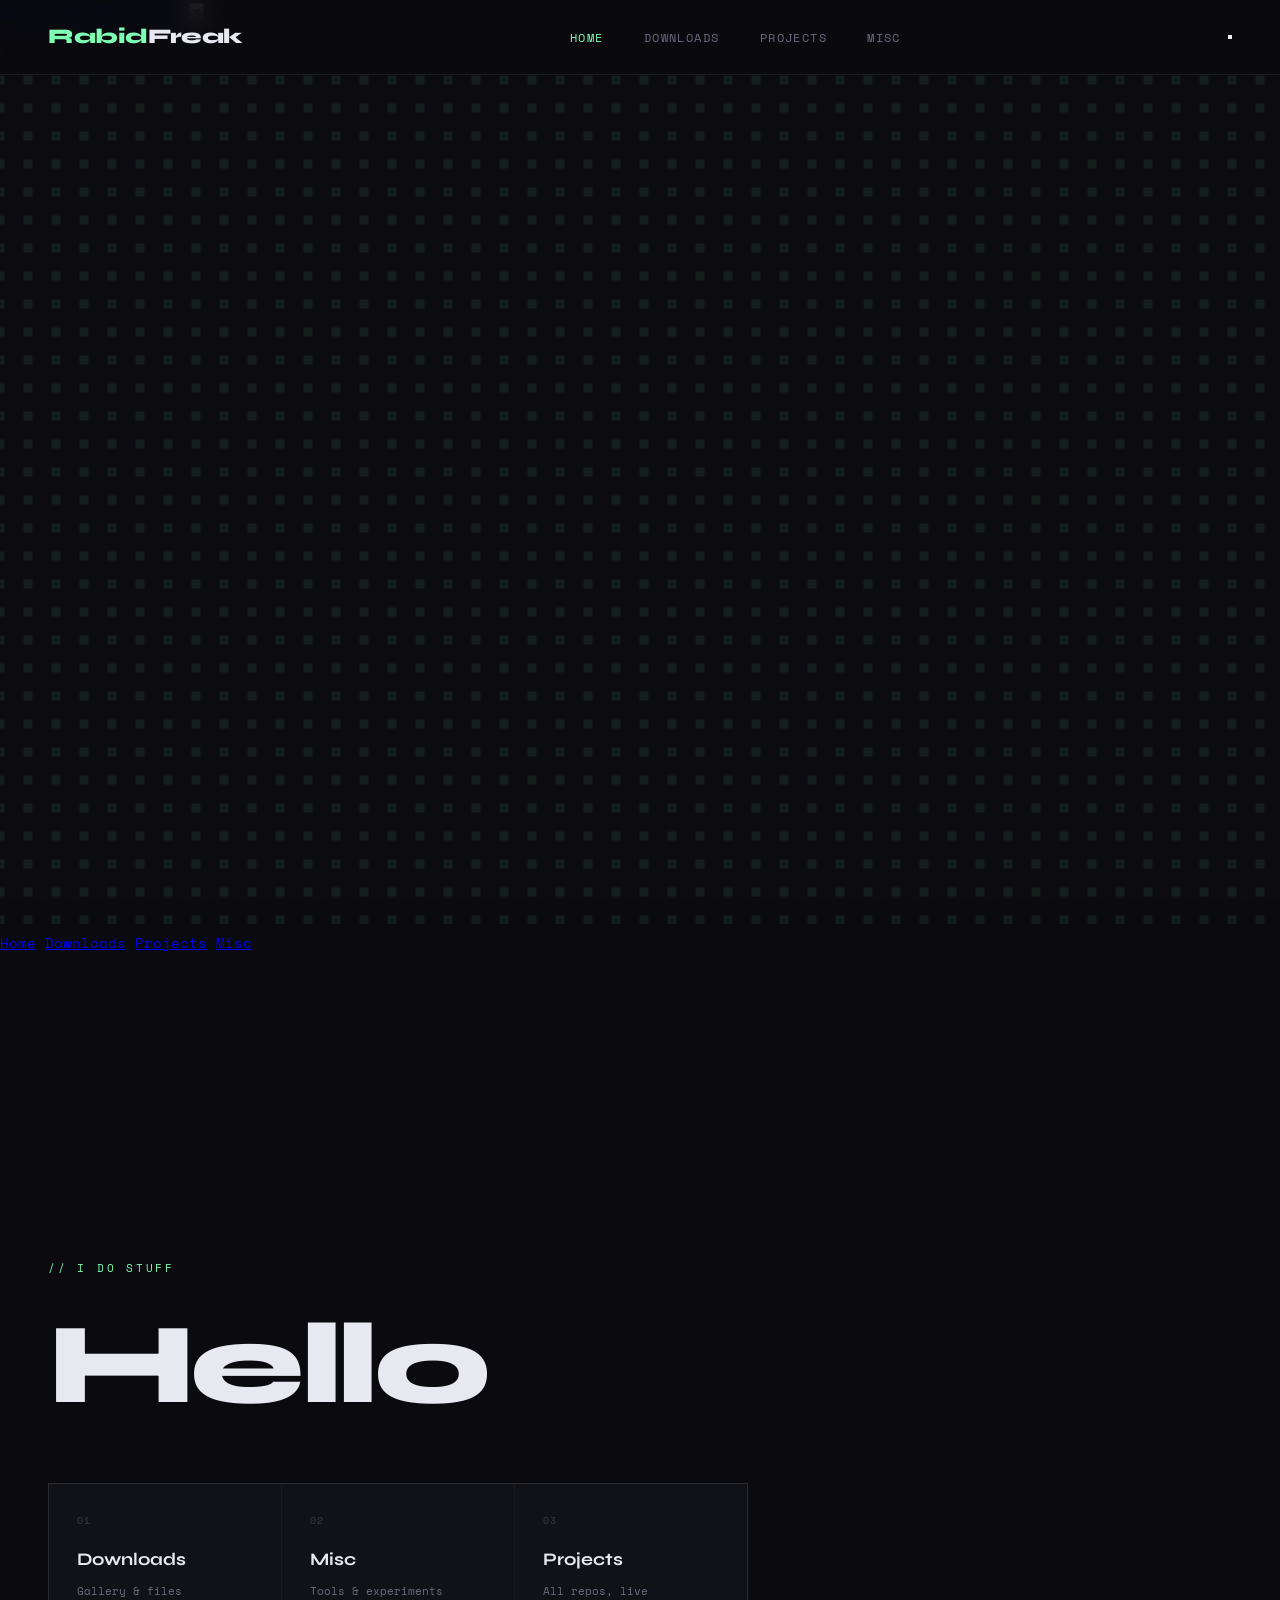
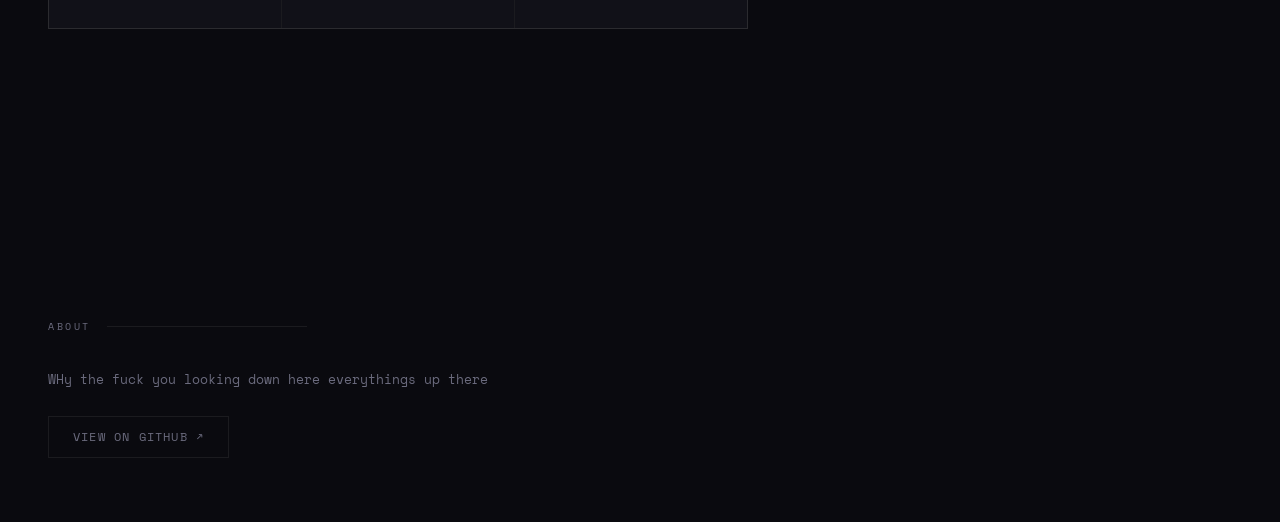
<file: index.html>
<!DOCTYPE html>
<html lang="en">
<head>
  <meta charset="UTF-8">
  <meta name="viewport" content="width=device-width, initial-scale=1.0">
  <title>The Cave</title>
  <link rel="stylesheet" href="style.css">
</head>
<body>
<div class="site-notice" id="site-notice">
 

  <div class="site-notice-actions">
    <a href="https://rabidfreak.xyz" target="_blank" rel="noopener">
      Visit rabidfreak.xyz
    </a>

    <button id="close-notice" aria-label="Close notification">
      ✕
    </button>
  </div>
</div>
  
<canvas id="hero-canvas"></canvas>

<div class="mobile-menu" id="mobile-menu">
  <a href="index.html" class="active">Home</a>
  <a href="downloads.html">Downloads</a>
  <a href="projects.html">Projects</a>
  <a href="misc.html">Misc</a>
</div>

<nav>
  <a href="index.html" class="nav-logo" id="logo-tap">Rabid<span>Freak</span></a>
  <ul class="nav-links">
    <li><a href="index.html" class="active">Home</a></li>
    <li><a href="downloads.html">Downloads</a></li>
    <li><a href="projects.html">Projects</a></li>
    <li><a href="misc.html">Misc</a></li>
  </ul>
  <button class="hamburger" id="hamburger" aria-label="Menu">
    <span></span><span></span><span></span>
  </button>
</nav>

<main>
  <section class="hero">
    <p class="hero-eyebrow">// I do stuff</p>
    <h1>
      Hello
      <span class="big-accent"></span>
    </h1>

    <div class="hero-nav-cards">
      <a href="downloads.html" class="hero-nav-card">
        <div class="num">01</div>
        <div class="title">Downloads</div>
        <div class="desc">Gallery &amp; files</div>
      </a>
      <a href="misc.html" class="hero-nav-card">
        <div class="num">02</div>
        <div class="title">Misc</div>
        <div class="desc">Tools &amp; experiments</div>
      </a>
      <a href="projects.html" class="hero-nav-card">
        <div class="num">03</div>
        <div class="title">Projects</div>
        <div class="desc">All repos, live</div>
      </a>
    </div>
  </section>

  <section class="reveal">
    <div class="section-label">About</div>
    <div style="max-width:560px;">
      <p style="font-size:13px; color:var(--muted); line-height:1.9; margin-bottom:1.5rem;">
        WHy the fuck you looking down here everythings up there
      </p>
      <a href="https://github.com/RabidFreak" target="_blank"
         style="display:inline-block; border:1px solid var(--border); padding:0.6rem 1.5rem;
                font-size:12px; letter-spacing:0.1em; text-transform:uppercase;
                color:var(--muted); text-decoration:none; transition:all 0.2s;">
        View on GitHub ↗
      </a>
    </div>
  </section>
</main>


<script>
  const reveals = document.querySelectorAll('.reveal');
  const obs = new IntersectionObserver((entries) => {
    entries.forEach(e => { if (e.isIntersecting) e.target.classList.add('visible'); });
  }, { threshold: 0.1 });
  reveals.forEach(r => obs.observe(r));

  const hamburger  = document.getElementById('hamburger');
  const mobileMenu = document.getElementById('mobile-menu');
  hamburger.addEventListener('click', () => {
    hamburger.classList.toggle('open');
    mobileMenu.classList.toggle('open');
  });
  mobileMenu.querySelectorAll('a').forEach(a => {
    a.addEventListener('click', () => {
      hamburger.classList.remove('open');
      mobileMenu.classList.remove('open');
    });
  });

  const logoEl = document.getElementById('logo-tap');
  let tapCount = 0, tapTimer = null;
  logoEl.addEventListener('click', e => {
    e.preventDefault();
    tapCount++;
    if (tapTimer) clearTimeout(tapTimer);
    if (tapCount >= 5) { tapCount = 0; window.location.href = 'passcode.html'; return; }
    tapTimer = setTimeout(() => { tapCount = 0; window.location.href = 'index.html'; }, 600);
  });

  const canvas = document.getElementById('hero-canvas');
  const ctx    = canvas.getContext('2d');
  const CELL = 28, RADIUS = 180, MAX_SCALE = 2.4, BASE_OPACITY = 0.08, HOVER_OPACITY = 0.6;
  let mouse = { x: -9999, y: -9999 }, cells = [];

  function resize() {
    canvas.width = window.innerWidth; canvas.height = window.innerHeight; buildGrid();
  }
  function buildGrid() {
    cells = [];
    const cols = Math.ceil(canvas.width / CELL) + 1;
    const rows = Math.ceil(canvas.height / CELL) + 1;
    for (let r = 0; r < rows; r++)
      for (let c = 0; c < cols; c++)
        cells.push({ x: c*CELL, y: r*CELL, scale:1, opacity:BASE_OPACITY });
  }
  const lerp = (a,b,t) => a+(b-a)*t;
  const isTouch = window.matchMedia('(hover: none)').matches;
  let ghost = { x: innerWidth/2, y: innerHeight/2 }, gTarget = { x: innerWidth/2, y: innerHeight/2 }, gTimer = 0;
  function newGhostTarget() {
    gTarget.x = 80 + Math.random()*(innerWidth-160);
    gTarget.y = 80 + Math.random()*(innerHeight-160);
    gTimer = 90 + Math.random()*90;
  }
  if (isTouch) newGhostTarget();
  function draw() {
    if (isTouch) {
      ghost.x = lerp(ghost.x, gTarget.x, 0.025); ghost.y = lerp(ghost.y, gTarget.y, 0.025);
      mouse.x = ghost.x; mouse.y = ghost.y;
      if (--gTimer <= 0) newGhostTarget();
    }
    ctx.clearRect(0, 0, canvas.width, canvas.height);
    const sq = CELL * 0.32;
    for (const cell of cells) {
      const dx = cell.x-mouse.x, dy = cell.y-mouse.y;
      const prox = Math.max(0, 1 - Math.sqrt(dx*dx+dy*dy)/RADIUS);
      cell.scale   = lerp(cell.scale,   1+(MAX_SCALE-1)*prox*prox, 0.12);
      cell.opacity = lerp(cell.opacity, BASE_OPACITY+(HOVER_OPACITY-BASE_OPACITY)*prox*prox, 0.12);
      const s = sq*cell.scale;
      ctx.globalAlpha = cell.opacity;
      ctx.fillStyle = '#7fffb2';
      ctx.fillRect(cell.x-s/2, cell.y-s/2, s, s);
    }
    ctx.globalAlpha = 1;
    requestAnimationFrame(draw);
  }
  window.addEventListener('mousemove', e => { if (!isTouch) { mouse.x=e.clientX; mouse.y=e.clientY; } });
  window.addEventListener('mouseleave', () => { if (!isTouch) { mouse.x=-9999; mouse.y=-9999; } });
  window.addEventListener('resize', resize);
  resize(); draw();
</script>
</body>
</html>
</file>
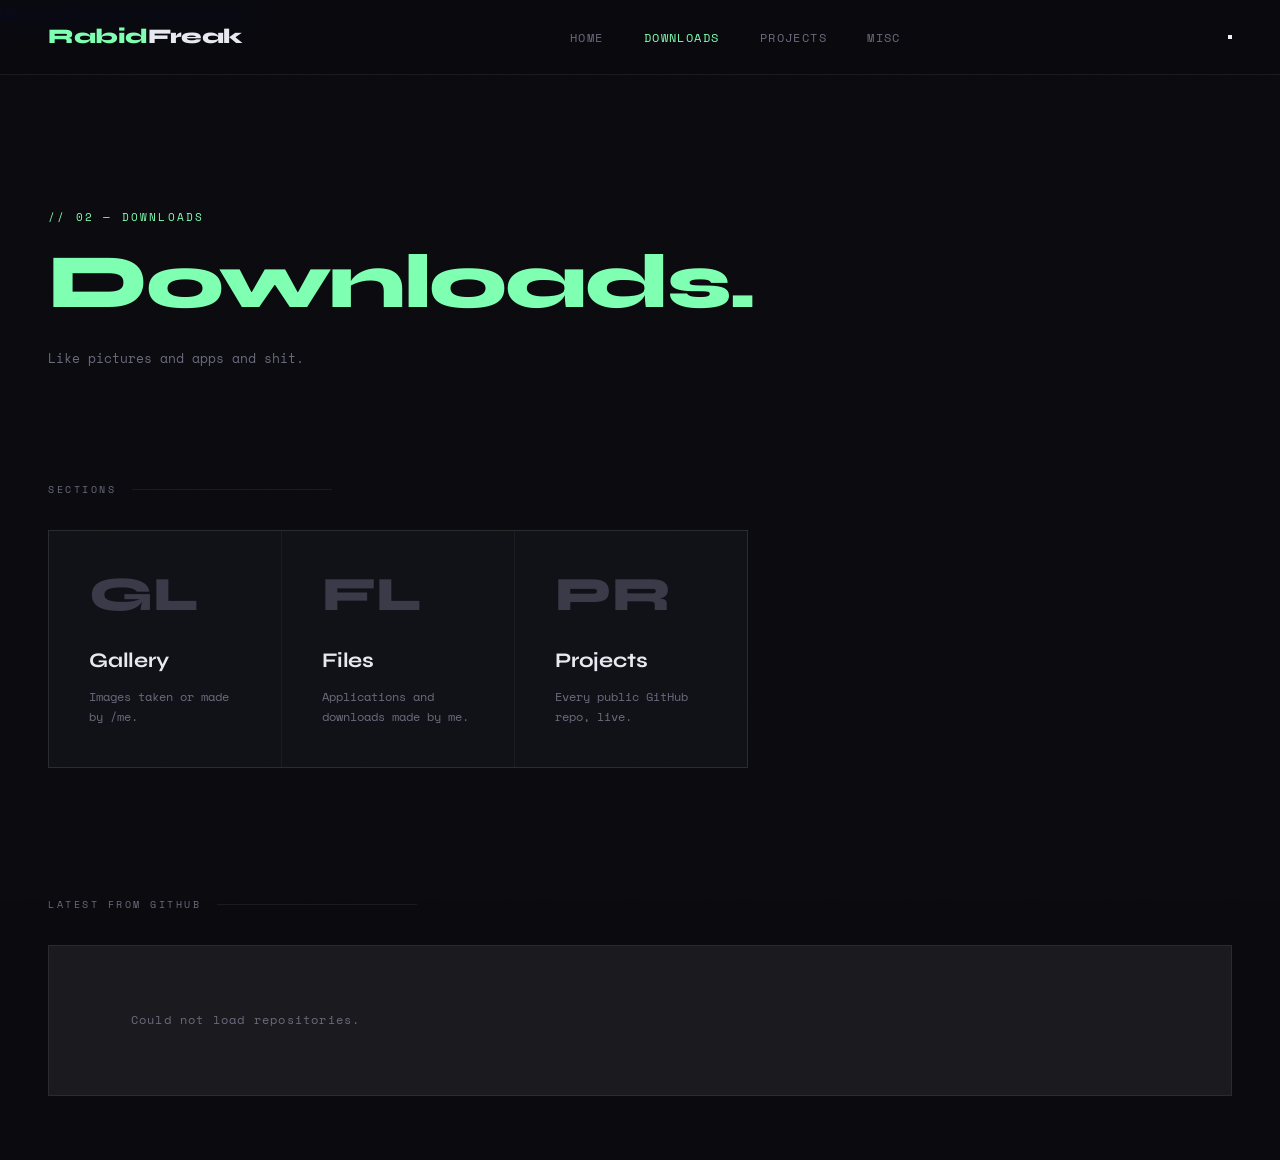
<file: downloads.html>
<!DOCTYPE html>
<html lang="en">
<head>
  <meta charset="UTF-8">
  <meta name="viewport" content="width=device-width, initial-scale=1.0">
  <title>Downloads — RabidFreak</title>
  <link rel="stylesheet" href="style.css">
</head>
<body>

<div class="mobile-menu" id="mobile-menu">
  <a href="index.html">Home</a>
  <a href="downloads.html" class="active">Downloads</a>
  <a href="projects.html">Projects</a>
  <a href="misc.html">Misc</a>
</div>

<nav>
  <a href="index.html" class="nav-logo">Rabid<span>Freak</span></a>
  <ul class="nav-links">
    <li><a href="index.html">Home</a></li>
    <li><a href="downloads.html" class="active">Downloads</a></li>
    <li><a href="projects.html">Projects</a></li>
    <li><a href="misc.html">Misc</a></li>
  </ul>
  <button class="hamburger" id="hamburger" aria-label="Menu"><span></span><span></span><span></span></button>
</nav>

<main>
  <div class="page-header reveal">
    <p class="eyebrow">// 02 — Downloads</p>
    <h1><span class="hl">Downloads.</span></h1>
    <p>Like pictures and apps and shit.</p>
  </div>

  <section class="reveal">
    <div class="section-label">Sections</div>
    <div class="downloads-grid" style="grid-template-columns: repeat(3, 1fr);">
      <a href="gallery.html" class="dl-card">
        <div class="dl-icon">GL</div>
        <h3>Gallery</h3>
        <p>Images taken or made by /me.</p>
      </a>
      <a href="files.html" class="dl-card">
        <div class="dl-icon">FL</div>
        <h3>Files</h3>
        <p>Applications and downloads made by me.</p>
      </a>
      <a href="projects.html" class="dl-card">
        <div class="dl-icon">PR</div>
        <h3>Projects</h3>
        <p>Every public GitHub repo, live.</p>
      </a>
    </div>
  </section>

  <section class="reveal">
    <div class="section-label">Latest from GitHub</div>
    <div id="latest-repos" class="repo-grid">
      <div class="loading">Fetching repos<span class="loading-dots"></span></div>
    </div>
  </section>
</main>


<script>
  const reveals = document.querySelectorAll('.reveal');
  const obs = new IntersectionObserver(entries => {
    entries.forEach(e => { if (e.isIntersecting) e.target.classList.add('visible'); });
  }, { threshold: 0.1 });
  reveals.forEach(r => obs.observe(r));

  const LANG_COLORS = {
    JavaScript:'#f7df1e',TypeScript:'#3178c6',Python:'#3572A5',HTML:'#e34c26',
    CSS:'#563d7c',Shell:'#89e051',C:'#555555','C++':'#f34b7d','C#':'#178600',
    Java:'#b07219',Go:'#00ADD8',Rust:'#dea584',Ruby:'#701516',PHP:'#4F5D95',
    Swift:'#F05138',Kotlin:'#A97BFF',Dart:'#00B4AB',
  };

  async function loadLatest() {
    try {
      const res = await fetch('https://api.github.com/users/RabidFreak/repos?sort=updated&per_page=6');
      const repos = (await res.json()).filter(r => r.name !== 'RabidFreak.github.io');
      const container = document.getElementById('latest-repos');
      if (!repos.length) { container.innerHTML = '<div class="empty">No public repositories found.</div>'; return; }
      container.innerHTML = repos.map(repo => {
        const color = LANG_COLORS[repo.language] || 'var(--accent)';
        return `<a href="${repo.html_url}" target="_blank" class="repo-card">
          <div class="repo-name">${repo.name}</div>
          <div class="repo-desc">${repo.description || 'No description provided.'}</div>
          <div class="repo-footer">
            ${repo.language ? `<span class="repo-lang"><span class="lang-dot" style="background:${color}"></span>${repo.language}</span>` : ''}
            <span>★ ${repo.stargazers_count}</span>
            <span>⑂ ${repo.forks_count}</span>
          </div></a>`;
      }).join('');
    } catch(e) {
      document.getElementById('latest-repos').innerHTML = '<div class="empty">Could not load repositories.</div>';
    }
  }
  loadLatest();
</script>

<script>
  (function() {
    var hb = document.getElementById('hamburger');
    var mm = document.getElementById('mobile-menu');
    hb.addEventListener('click', function() { hb.classList.toggle('open'); mm.classList.toggle('open'); });
    mm.querySelectorAll('a').forEach(function(a) {
      a.addEventListener('click', function() { hb.classList.remove('open'); mm.classList.remove('open'); });
    });
    var logo = document.querySelector('.nav-logo');
    var tc = 0, tt = null;
    logo.addEventListener('click', function(e) {
      e.preventDefault(); tc++;
      if (tt) clearTimeout(tt);
      if (tc >= 5) { tc = 0; window.location.href = 'passcode.html'; return; }
      tt = setTimeout(function() { tc = 0; window.location.href = 'index.html'; }, 600);
    });
  })();
</script>
</body>
</html>
</file>
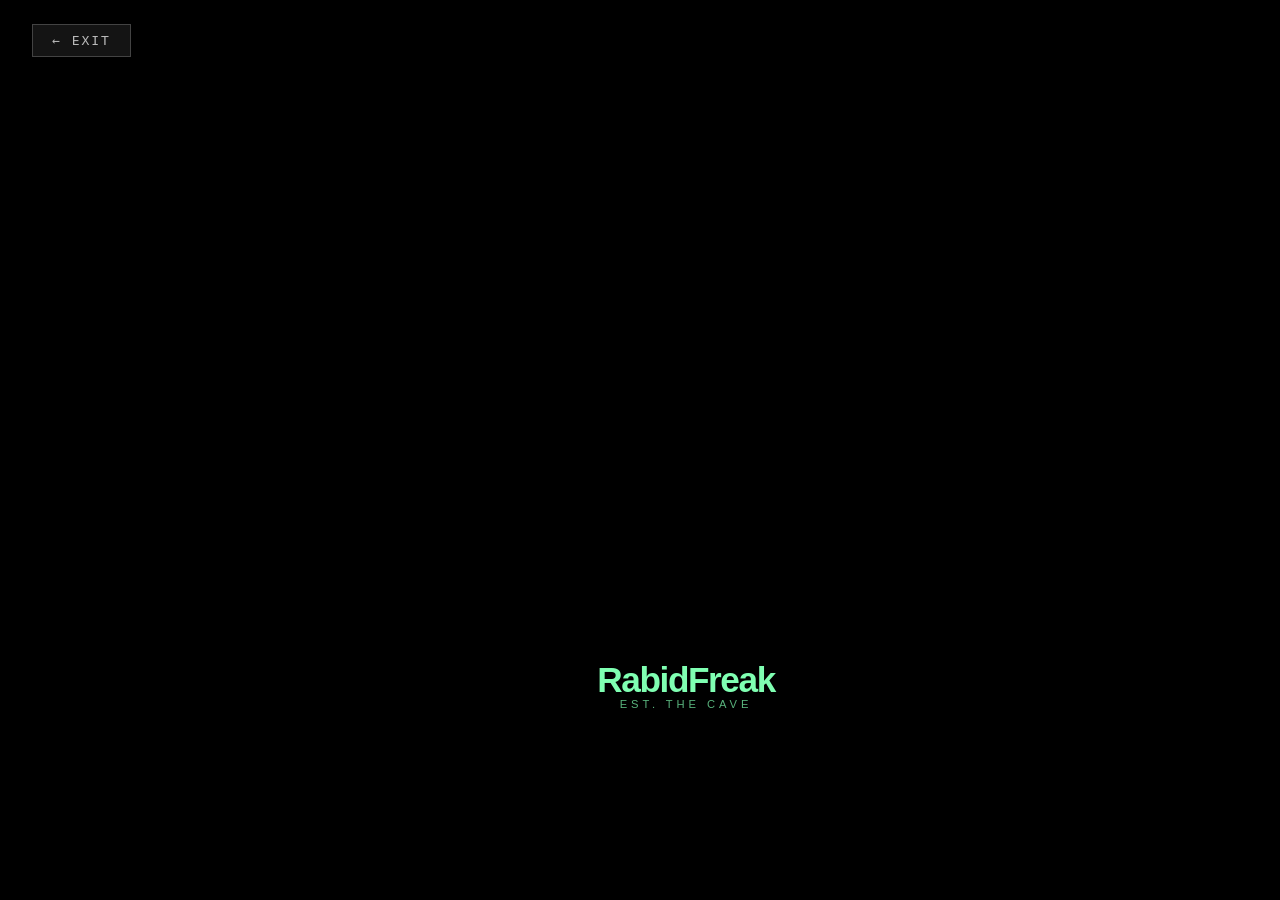
<file: dvd.html>
<!DOCTYPE html>
<html lang="en">
<head>
  <meta charset="UTF-8">
  <meta name="viewport" content="width=device-width, initial-scale=1.0">
  <title>...</title>
  <style>
    *, *::before, *::after { box-sizing: border-box; margin: 0; padding: 0; }
    body {
      background: #000;
      overflow: hidden;
      width: 100vw;
      height: 100vh;
      font-family: 'Arial Black', sans-serif;
    }

    #logo {
      position: absolute;
      user-select: none;
      line-height: 1;
      text-align: center;
      transition: color 0.3s;
    }

    #logo .top {
      font-size: 2.2rem;
      font-weight: 900;
      letter-spacing: -0.04em;
      display: block;
    }

    #logo .sub {
      font-size: 0.7rem;
      letter-spacing: 0.35em;
      text-transform: uppercase;
      opacity: 0.7;
      display: block;
      margin-top: 2px;
    }

    #corner-flash {
      position: fixed;
      bottom: 1.5rem;
      right: 2rem;
      font-size: 10px;
      letter-spacing: 0.2em;
      text-transform: uppercase;
      color: rgba(255,255,255,0.12);
      font-family: monospace;
    }

    #exit-btn {
      position: fixed;
      top: 1.5rem;
      left: 2rem;
      font-size: 13px;
      letter-spacing: 0.15em;
      text-transform: uppercase;
      color: rgba(255,255,255,0.7);
      font-family: monospace;
      background: rgba(255,255,255,0.08);
      border: 1px solid rgba(255,255,255,0.2);
      padding: 0.5rem 1.2rem;
      cursor: pointer;
      transition: color 0.2s, background 0.2s, border-color 0.2s;
    }
    #exit-btn:hover {
      color: #fff;
      background: rgba(255,255,255,0.15);
      border-color: rgba(255,255,255,0.5);
    }
  </style>
</head>
<body>

<div id="logo">
  <span class="top">RabidFreak</span>
  <span class="sub">est. the cave</span>
</div>

<div id="corner-flash"></div>
<button id="exit-btn" onclick="window.location.href='index.html'">← exit</button>

<script>
  const logo   = document.getElementById('logo');
  const flash  = document.getElementById('corner-flash');

  const COLORS = [
    '#7fffb2','#5bffe4','#ff6b6b','#ffd166',
    '#a0c4ff','#ff9ff3','#ff9f43','#48dbfb',
    '#00d2d3','#54a0ff','#5f27cd','#ff6348',
  ];

  let W = window.innerWidth;
  let H = window.innerHeight;

  // Logo size
  const LW = 220;
  const LH = 60;

  let x = Math.random() * (W - LW);
  let y = Math.random() * (H - LH);
  let dx = 2.2;
  let dy = 1.8;
  let colorIndex = 0;
  let corners = 0;

  logo.style.width  = LW + 'px';
  logo.style.height = LH + 'px';
  logo.style.color  = COLORS[colorIndex];

  window.addEventListener('resize', () => {
    W = window.innerWidth;
    H = window.innerHeight;
  });

  function setColor(i) {
    colorIndex = i % COLORS.length;
    logo.style.color = COLORS[colorIndex];
  }

  function tick() {
    x += dx;
    y += dy;

    let hitCorner = false;
    let bounced = false;

    if (x <= 0) {
      x = 0; dx = Math.abs(dx); bounced = true;
    } else if (x + LW >= W) {
      x = W - LW; dx = -Math.abs(dx); bounced = true;
    }

    if (y <= 0) {
      y = 0; dy = Math.abs(dy);
      if (bounced) hitCorner = true;
      bounced = true;
    } else if (y + LH >= H) {
      y = H - LH; dy = -Math.abs(dy);
      if (bounced) hitCorner = true;
      bounced = true;
    }

    if (bounced) setColor(colorIndex + 1);

    if (hitCorner) {
      corners++;
      flash.textContent = `corner hits: ${corners}`;
      setTimeout(() => { flash.textContent = ''; }, 1500);
    }

    logo.style.left = x + 'px';
    logo.style.top  = y + 'px';

    requestAnimationFrame(tick);
  }

  tick();
</script>
</body>
</html>
</file>
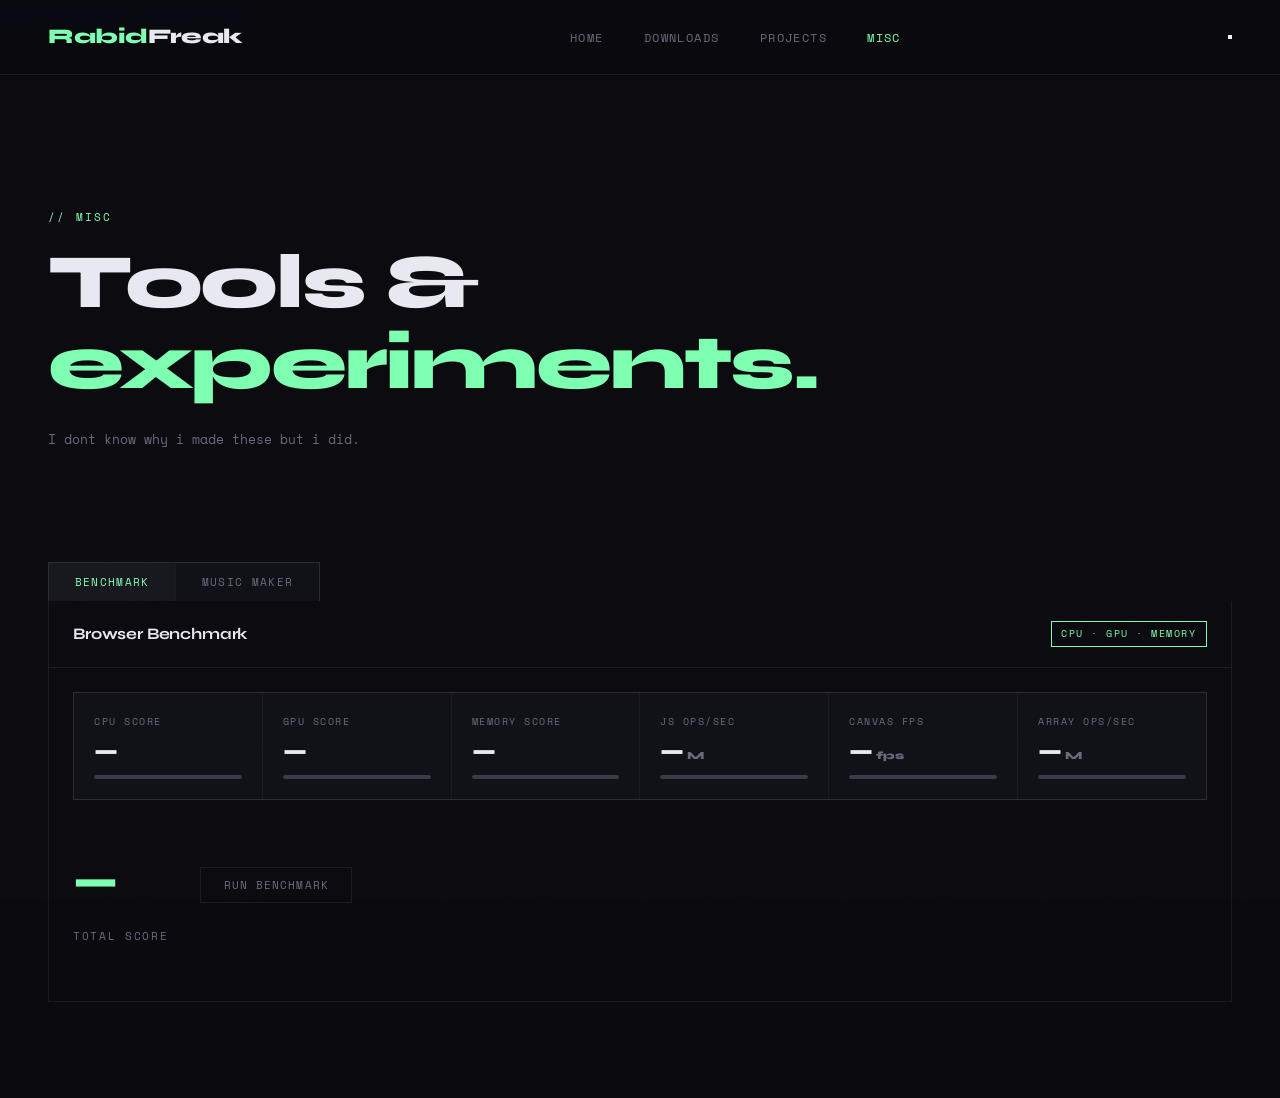
<file: misc.html>
<!DOCTYPE html>
<html lang="en">
<head>
  <meta charset="UTF-8">
  <meta name="viewport" content="width=device-width, initial-scale=1.0">
  <title>Misc — RabidFreak</title>
  <link rel="stylesheet" href="style.css">
  <style>
    .misc-tabs {
      display: flex;
      gap: 1px;
      background: var(--border);
      border: 1px solid var(--border);
      border-bottom: none;
      width: fit-content;
      margin-bottom: 0;
    }
    .misc-tab {
      background: var(--surface);
      border: none;
      color: var(--muted);
      font-family: var(--font-mono);
      font-size: 11px;
      letter-spacing: 0.12em;
      text-transform: uppercase;
      padding: 0.7rem 1.6rem;
      cursor: pointer;
      transition: color 0.2s, background 0.2s;
    }
    .misc-tab:hover { color: var(--text); background: var(--surface2); }
    .misc-tab.active { color: var(--accent); background: var(--surface2); }
    .tab-panel > .tool-section { border-top: none; }

    /* shared tool card ── */
    .tool-section {
      border: 1px solid var(--border);
      margin-bottom: 2rem;
    }
    .tool-header {
      padding: 1.2rem 1.5rem;
      border-bottom: 1px solid var(--border);
      display: flex;
      align-items: center;
      justify-content: space-between;
      gap: 1rem;
      flex-wrap: wrap;
    }
    .tool-title {
      font-family: var(--font-display);
      font-size: 1rem;
      font-weight: 700;
      letter-spacing: -0.01em;
    }
    .tool-tag {
      font-size: 10px;
      letter-spacing: 0.15em;
      text-transform: uppercase;
      color: var(--accent);
      border: 1px solid var(--accent);
      padding: 0.2rem 0.6rem;
    }
    .tool-body { padding: 1.5rem; }

    /* ── benchmark ── */
    .bench-grid {
      display: grid;
      grid-template-columns: repeat(auto-fill, minmax(180px, 1fr));
      gap: 1px;
      background: var(--border);
      border: 1px solid var(--border);
      margin-bottom: 1.5rem;
    }
    .bench-card {
      background: var(--surface);
      padding: 1.25rem;
    }
    .bench-label {
      font-size: 10px;
      letter-spacing: 0.15em;
      text-transform: uppercase;
      color: var(--muted);
      margin-bottom: 0.5rem;
    }
    .bench-value {
      font-family: var(--font-display);
      font-size: 1.6rem;
      font-weight: 800;
      color: var(--text);
      line-height: 1;
    }
    .bench-unit {
      font-size: 11px;
      color: var(--muted);
      margin-left: 3px;
    }
    .bench-bar-wrap {
      height: 4px;
      background: var(--muted2);
      margin-top: 0.75rem;
      border-radius: 2px;
      overflow: hidden;
    }
    .bench-bar {
      height: 100%;
      background: var(--accent);
      width: 0%;
      transition: width 0.6s ease;
      border-radius: 2px;
    }
    .bench-score {
      font-family: var(--font-display);
      font-size: 3rem;
      font-weight: 800;
      color: var(--accent);
      margin: 1rem 0 0.3rem;
    }
    .bench-score-label {
      font-size: 11px;
      letter-spacing: 0.15em;
      text-transform: uppercase;
      color: var(--muted);
    }
    .btn {
      background: none;
      border: 1px solid var(--border);
      color: var(--muted);
      font-family: var(--font-mono);
      font-size: 11px;
      letter-spacing: 0.1em;
      text-transform: uppercase;
      padding: 0.55rem 1.4rem;
      cursor: pointer;
      transition: all 0.2s;
    }
    .btn:hover { border-color: var(--accent); color: var(--accent); }
    .btn:disabled { opacity: 0.4; cursor: not-allowed; }
    .btn.running { border-color: var(--accent); color: var(--accent); }
    .bench-log {
      font-size: 11px;
      color: var(--muted);
      min-height: 1.4em;
      letter-spacing: 0.05em;
      margin-top: 1rem;
    }

    /* ── music maker ── */
    .mm-controls {
      display: flex;
      align-items: center;
      gap: 1rem;
      flex-wrap: wrap;
      margin-bottom: 1.25rem;
    }
    .mm-controls select {
      background: var(--surface);
      border: 1px solid var(--border);
      color: var(--text);
      font-family: var(--font-mono);
      font-size: 11px;
      padding: 0.45rem 0.75rem;
      cursor: pointer;
    }
    .mm-controls label {
      font-size: 11px;
      color: var(--muted);
      letter-spacing: 0.08em;
      text-transform: uppercase;
    }
    .mm-controls input[type=range] {
      -webkit-appearance: none;
      height: 3px;
      background: var(--muted2);
      border-radius: 2px;
      width: 120px;
      cursor: pointer;
    }
    .mm-controls input[type=range]::-webkit-slider-thumb {
      -webkit-appearance: none;
      width: 12px; height: 12px;
      border-radius: 50%;
      background: var(--accent);
    }
    .mm-controls input[type=number] {
      background: var(--surface);
      border: 1px solid var(--border);
      color: var(--text);
      font-family: var(--font-mono);
      font-size: 11px;
      padding: 0.4rem 0.5rem;
      width: 64px;
      text-align: center;
    }
    .mm-controls input[type=number]:focus { outline: 1px solid var(--accent); }

    .mm-grid-wrap {
      overflow-x: auto;
      margin-bottom: 1.25rem;
    }
    .mm-grid {
      display: grid;
      border: 1px solid var(--border);
      gap: 1px;
      background: var(--border);
      width: max-content;
      min-width: 100%;
    }
    .mm-row {
      display: flex;
      gap: 1px;
    }
    .mm-label {
      font-size: 10px;
      letter-spacing: 0.1em;
      text-transform: uppercase;
      color: var(--muted);
      background: var(--surface);
      padding: 0.45rem 0.75rem;
      display: flex;
      align-items: center;
      min-width: 80px;
    }
    .mm-cell {
      width: 32px;
      height: 32px;
      background: var(--surface);
      cursor: pointer;
      flex-shrink: 0;
      transition: background 0.1s;
      position: relative;
    }
    .mm-cell.active { background: var(--accent); }
    .mm-cell.playing { background: var(--accent2) !important; }
    .mm-cell:hover:not(.active) { background: var(--surface2); }
    .mm-beat-marker {
      position: absolute;
      top: 0; bottom: 0;
      width: 100%;
      background: rgba(255,255,255,0.05);
      pointer-events: none;
    }
    .mm-step-nums {
      display: flex;
      gap: 1px;
      margin-bottom: 2px;
      padding-left: 82px;
    }
    .mm-step-num {
      width: 32px;
      font-size: 9px;
      color: var(--muted2);
      text-align: center;
      flex-shrink: 0;
    }
  </style>
</head>
<body>

<div class="mobile-menu" id="mobile-menu">
  <a href="index.html">Home</a>
  <a href="downloads.html">Downloads</a>
  <a href="projects.html">Projects</a>
  <a href="misc.html" class="active">Misc</a>
</div>

<nav>
  <a href="index.html" class="nav-logo">Rabid<span>Freak</span></a>
  <ul class="nav-links">
    <li><a href="index.html">Home</a></li>
    <li><a href="downloads.html">Downloads</a></li>
    <li><a href="projects.html">Projects</a></li>
    <li><a href="misc.html" class="active">Misc</a></li>
  </ul>
  <button class="hamburger" id="hamburger" aria-label="Menu"><span></span><span></span><span></span></button>
</nav>

<main>
  <div class="page-header reveal">
    <p class="eyebrow">// Misc</p>
    <h1>Tools &amp; <span class="hl">experiments.</span></h1>
    <p>I dont know why i made these but i did.</p>
  </div>

  <!-- ══ TABS ══ -->
  <section>
    <div class="misc-tabs" id="misc-tabs">
      <button class="misc-tab active" data-tab="benchmark">Benchmark</button>
      <button class="misc-tab" data-tab="music">Music Maker</button>
    </div>

    <!-- BENCHMARK -->
    <div class="tab-panel" id="tab-benchmark">
      <div class="tool-section">
        <div class="tool-header">
          <span class="tool-title">Browser Benchmark</span>
          <span class="tool-tag">CPU · GPU · Memory</span>
        </div>
        <div class="tool-body">
          <div class="bench-grid" id="bench-grid">
            <div class="bench-card">
              <div class="bench-label">CPU Score</div>
              <div class="bench-value" id="b-cpu">—<span class="bench-unit"></span></div>
              <div class="bench-bar-wrap"><div class="bench-bar" id="b-cpu-bar"></div></div>
            </div>
            <div class="bench-card">
              <div class="bench-label">GPU Score</div>
              <div class="bench-value" id="b-gpu">—<span class="bench-unit"></span></div>
              <div class="bench-bar-wrap"><div class="bench-bar" id="b-gpu-bar"></div></div>
            </div>
            <div class="bench-card">
              <div class="bench-label">Memory Score</div>
              <div class="bench-value" id="b-mem">—<span class="bench-unit"></span></div>
              <div class="bench-bar-wrap"><div class="bench-bar" id="b-mem-bar"></div></div>
            </div>
            <div class="bench-card">
              <div class="bench-label">JS Ops/sec</div>
              <div class="bench-value" id="b-ops">—<span class="bench-unit">M</span></div>
              <div class="bench-bar-wrap"><div class="bench-bar" id="b-ops-bar"></div></div>
            </div>
            <div class="bench-card">
              <div class="bench-label">Canvas FPS</div>
              <div class="bench-value" id="b-fps">—<span class="bench-unit">fps</span></div>
              <div class="bench-bar-wrap"><div class="bench-bar" id="b-fps-bar"></div></div>
            </div>
            <div class="bench-card">
              <div class="bench-label">Array Ops/sec</div>
              <div class="bench-value" id="b-arr">—<span class="bench-unit">M</span></div>
              <div class="bench-bar-wrap"><div class="bench-bar" id="b-arr-bar"></div></div>
            </div>
          </div>
          <div style="display:flex; align-items:center; gap:2rem; flex-wrap:wrap;">
            <div>
              <div class="bench-score" id="b-total">—</div>
              <div class="bench-score-label">Total Score</div>
            </div>
            <button class="btn" id="bench-btn" onclick="runBenchmark()">Run Benchmark</button>
          </div>
          <div class="bench-log" id="bench-log"></div>
        </div>
      </div>
    </div>

    <!-- MUSIC MAKER -->
    <div class="tab-panel" id="tab-music" style="display:none;">
      <div class="tool-section">
        <div class="tool-header">
          <span class="tool-title">Step Sequencer</span>
          <span class="tool-tag">16 steps · 8 instruments</span>
        </div>
        <div class="tool-body">
          <div class="mm-controls">
            <button class="btn" id="mm-play">▶ Play</button>
            <button class="btn" id="mm-clear">Clear</button>
            <label>Tempo</label>
            <input type="range" id="mm-tempo-slider" min="40" max="220" value="120">
            <input type="number" id="mm-tempo-num" min="40" max="220" value="120">
            <span style="font-size:11px; color:var(--muted);">BPM</span>
          </div>
          <div class="mm-step-nums" id="mm-step-nums"></div>
          <div class="mm-grid-wrap">
            <div class="mm-grid" id="mm-grid"></div>
          </div>
        </div>
      </div>
    </div>
  </section>
</main>


<script>
  // ── Nav ──
  (function() {
    var hb = document.getElementById('hamburger');
    var mm = document.getElementById('mobile-menu');
    hb.addEventListener('click', function() { hb.classList.toggle('open'); mm.classList.toggle('open'); });
    mm.querySelectorAll('a').forEach(function(a) {
      a.addEventListener('click', function() { hb.classList.remove('open'); mm.classList.remove('open'); });
    });
    var logo = document.querySelector('.nav-logo');
    var tc = 0, tt = null;
    logo.addEventListener('click', function(e) {
      e.preventDefault(); tc++;
      if (tt) clearTimeout(tt);
      if (tc >= 5) { tc = 0; window.location.href = 'passcode.html'; return; }
      tt = setTimeout(function() { tc = 0; window.location.href = 'index.html'; }, 600);
    });
  })();

  // ── Reveal ──
  const reveals = document.querySelectorAll('.reveal');
  const obs = new IntersectionObserver(entries => {
    entries.forEach(e => { if (e.isIntersecting) e.target.classList.add('visible'); });
  }, { threshold: 0.1 });
  reveals.forEach(r => obs.observe(r));

  // ── Tabs ──
  document.querySelectorAll('.misc-tab').forEach(tab => {
    tab.addEventListener('click', () => {
      document.querySelectorAll('.misc-tab').forEach(t => t.classList.remove('active'));
      document.querySelectorAll('.tab-panel').forEach(p => p.style.display = 'none');
      tab.classList.add('active');
      document.getElementById('tab-' + tab.dataset.tab).style.display = 'block';
    });
  });

  // ════════════════════════════════════════
  // BENCHMARK
  // ════════════════════════════════════════
  function setCard(id, barId, value, max, label) {
    document.getElementById(id).childNodes[0].textContent = value;
    const pct = Math.min(100, (value / max) * 100);
    setTimeout(() => { document.getElementById(barId).style.width = pct + '%'; }, 100);
  }

  function log(msg) { document.getElementById('bench-log').textContent = msg; }

  async function runBenchmark() {
    const btn = document.getElementById('bench-btn');
    btn.disabled = true; btn.classList.add('running'); btn.textContent = 'Running...';
    document.getElementById('b-total').textContent = '—';
    ['b-cpu-bar','b-gpu-bar','b-mem-bar','b-ops-bar','b-fps-bar','b-arr-bar'].forEach(id => {
      document.getElementById(id).style.width = '0%';
    });

    await sleep(50);

    // 1. CPU — prime sieve
    log('Testing CPU...');
    await sleep(20);
    const cpuStart = performance.now();
    let primes = 0;
    const sieve = new Uint8Array(500000);
    for (let i = 2; i < 500000; i++) {
      if (!sieve[i]) {
        primes++;
        for (let j = i*2; j < 500000; j += i) sieve[j] = 1;
      }
    }
    const cpuMs = performance.now() - cpuStart;
    const cpuScore = Math.round(Math.max(0, 1000 - cpuMs * 1.5));
    setCard('b-cpu', 'b-cpu-bar', cpuScore, 1000, 'CPU');
    await sleep(20);

    // 2. JS Ops/sec
    log('Testing JS throughput...');
    await sleep(20);
    const opsStart = performance.now();
    let x = 0;
    for (let i = 0; i < 50_000_000; i++) x += Math.sqrt(i) * Math.sin(i);
    const opsMs = performance.now() - opsStart;
    const opsM = Math.round(50 / (opsMs / 1000));
    setCard('b-ops', 'b-ops-bar', opsM, 300, 'Ops');
    await sleep(20);

    // 3. Memory — large array alloc & fill
    log('Testing memory...');
    await sleep(20);
    const memStart = performance.now();
    const arr = new Float64Array(2_000_000);
    for (let i = 0; i < arr.length; i++) arr[i] = Math.random();
    let sum = 0; for (let i = 0; i < arr.length; i++) sum += arr[i];
    const memMs = performance.now() - memStart;
    const memScore = Math.round(Math.max(0, 1000 - memMs * 2));
    setCard('b-mem', 'b-mem-bar', memScore, 1000, 'Mem');
    await sleep(20);

    // 4. Array ops
    log('Testing array ops...');
    await sleep(20);
    const arrStart = performance.now();
    const a = Array.from({length: 200_000}, (_,i) => i);
    a.sort(() => Math.random() - 0.5);
    a.filter(n => n % 2).map(n => n * 2).reduce((a,b) => a+b, 0);
    const arrMs = performance.now() - arrStart;
    const arrM = Math.round(0.2 / (arrMs / 1000));
    setCard('b-arr', 'b-arr-bar', arrM, 20, 'Arr');
    await sleep(20);

    // 5. GPU — canvas stress test
    log('Testing GPU/Canvas...');
    await sleep(20);
    const cvs = document.createElement('canvas');
    cvs.width = 800; cvs.height = 600;
    const gctx = cvs.getContext('2d');
    let frames = 0;
    const gpuStart = performance.now();
    while (performance.now() - gpuStart < 800) {
      gctx.clearRect(0,0,800,600);
      for (let i = 0; i < 300; i++) {
        gctx.beginPath();
        gctx.arc(Math.random()*800, Math.random()*600, Math.random()*30+2, 0, Math.PI*2);
        gctx.fillStyle = `hsl(${Math.random()*360},70%,50%)`;
        gctx.fill();
      }
      frames++;
    }
    const gpuFps = Math.round(frames / 0.8);
    const gpuScore = Math.round(Math.min(1000, gpuFps * 4));
    setCard('b-gpu', 'b-gpu-bar', gpuScore, 1000, 'GPU');
    setCard('b-fps', 'b-fps-bar', gpuFps, 250, 'FPS');
    await sleep(20);

    // Total score
    const total = Math.round((cpuScore + gpuScore + memScore + Math.min(1000,opsM*3) + Math.min(1000,arrM*50)) / 5);
    document.getElementById('b-total').textContent = total;
    log(`Done — ${primes} primes found, canvas: ${gpuFps} fps, memory sum: ${Math.round(sum)}`);
    btn.disabled = false; btn.classList.remove('running'); btn.textContent = 'Run Again';
  }

  function sleep(ms) { return new Promise(r => setTimeout(r, ms)); }

  // ════════════════════════════════════════
  // MUSIC MAKER
  // ════════════════════════════════════════
  const STEPS    = 16;
  const INSTRUMENTS = ['kick','snare','hihat','openhat','clap','bass','lead','pad'];
  const INST_LABELS = {
    kick:'Kick', snare:'Snare', hihat:'Hi-Hat', openhat:'Open Hat',
    clap:'Clap', bass:'Bass', lead:'Lead', pad:'Pad'
  };

  // grid state: instrument → array of 16 booleans
  const grid = {};
  INSTRUMENTS.forEach(inst => { grid[inst] = new Array(STEPS).fill(false); });

  let audioCtx = null;
  let playing   = false;
  let currentStep = -1;
  let tempo     = 120;
  let scheduleId = null;
  let nextStepTime = 0;
  let step      = 0;

  // Build step number row
  const numRow = document.getElementById('mm-step-nums');
  for (let s = 0; s < STEPS; s++) {
    const n = document.createElement('div');
    n.className = 'mm-step-num';
    n.textContent = s + 1;
    numRow.appendChild(n);
  }

  // Build grid rows
  const gridEl = document.getElementById('mm-grid');
  INSTRUMENTS.forEach(inst => {
    const row = document.createElement('div');
    row.className = 'mm-row';
    const lbl = document.createElement('div');
    lbl.className = 'mm-label';
    lbl.textContent = INST_LABELS[inst];
    row.appendChild(lbl);
    for (let s = 0; s < STEPS; s++) {
      const cell = document.createElement('div');
      cell.className = 'mm-cell';
      if (s % 4 === 0) {
        const marker = document.createElement('div');
        marker.className = 'mm-beat-marker';
        cell.appendChild(marker);
      }
      cell.dataset.inst = inst;
      cell.dataset.step = s;
      cell.addEventListener('click', () => {
        grid[inst][s] = !grid[inst][s];
        cell.classList.toggle('active', grid[inst][s]);
      });
      row.appendChild(cell);
    }
    gridEl.appendChild(row);
  });

  function getCell(inst, step) {
    return gridEl.querySelector(`.mm-cell[data-inst="${inst}"][data-step="${step}"]`);
  }

  function clearPlayhead() {
    document.querySelectorAll('.mm-cell.playing').forEach(c => {
      const inst = c.dataset.inst;
      const s    = parseInt(c.dataset.step);
      c.classList.toggle('active', grid[inst][s]);
      c.classList.remove('playing');
    });
  }

  function showPlayhead(s) {
    clearPlayhead();
    INSTRUMENTS.forEach(inst => {
      const cell = getCell(inst, s);
      if (cell) cell.classList.add('playing');
    });
  }

  // Audio synthesis
  function getAudio() {
    if (!audioCtx) audioCtx = new (window.AudioContext || window.webkitAudioContext)();
    return audioCtx;
  }

  function playSound(inst, time) {
    const ac = getAudio();
    const master = ac.createGain();
    master.gain.value = 0.7;
    master.connect(ac.destination);

    const now = time || ac.currentTime;

    if (inst === 'kick') {
      const osc = ac.createOscillator();
      const env = ac.createGain();
      osc.connect(env); env.connect(master);
      osc.frequency.setValueAtTime(150, now);
      osc.frequency.exponentialRampToValueAtTime(0.01, now + 0.5);
      env.gain.setValueAtTime(1, now);
      env.gain.exponentialRampToValueAtTime(0.01, now + 0.5);
      osc.start(now); osc.stop(now + 0.5);
    } else if (inst === 'snare') {
      const buf = ac.createBuffer(1, ac.sampleRate * 0.2, ac.sampleRate);
      const data = buf.getChannelData(0);
      for (let i = 0; i < data.length; i++) data[i] = (Math.random()*2-1) * Math.exp(-i/3000);
      const src = ac.createBufferSource();
      const flt = ac.createBiquadFilter();
      flt.type = 'highpass'; flt.frequency.value = 1000;
      src.buffer = buf; src.connect(flt); flt.connect(master);
      src.start(now);
    } else if (inst === 'hihat') {
      const buf = ac.createBuffer(1, ac.sampleRate * 0.05, ac.sampleRate);
      const data = buf.getChannelData(0);
      for (let i = 0; i < data.length; i++) data[i] = (Math.random()*2-1) * Math.exp(-i/500);
      const src = ac.createBufferSource();
      const flt = ac.createBiquadFilter();
      flt.type = 'highpass'; flt.frequency.value = 8000;
      src.buffer = buf; src.connect(flt); flt.connect(master);
      src.start(now);
    } else if (inst === 'openhat') {
      const buf = ac.createBuffer(1, ac.sampleRate * 0.3, ac.sampleRate);
      const data = buf.getChannelData(0);
      for (let i = 0; i < data.length; i++) data[i] = (Math.random()*2-1) * Math.exp(-i/8000);
      const src = ac.createBufferSource();
      const flt = ac.createBiquadFilter();
      flt.type = 'highpass'; flt.frequency.value = 6000;
      src.buffer = buf; src.connect(flt); flt.connect(master);
      src.start(now);
    } else if (inst === 'clap') {
      for (let rep = 0; rep < 3; rep++) {
        const buf = ac.createBuffer(1, ac.sampleRate * 0.05, ac.sampleRate);
        const data = buf.getChannelData(0);
        for (let i = 0; i < data.length; i++) data[i] = (Math.random()*2-1) * Math.exp(-i/1000);
        const src = ac.createBufferSource();
        src.buffer = buf; src.connect(master);
        src.start(now + rep * 0.012);
      }
    } else if (inst === 'bass') {
      const osc = ac.createOscillator();
      const env = ac.createGain();
      osc.type = 'sawtooth';
      osc.frequency.value = 80;
      const flt = ac.createBiquadFilter();
      flt.type = 'lowpass'; flt.frequency.value = 400;
      osc.connect(flt); flt.connect(env); env.connect(master);
      env.gain.setValueAtTime(1, now);
      env.gain.exponentialRampToValueAtTime(0.01, now + 0.3);
      osc.start(now); osc.stop(now + 0.3);
    } else if (inst === 'lead') {
      const osc = ac.createOscillator();
      const env = ac.createGain();
      osc.type = 'square';
      osc.frequency.value = 440;
      osc.connect(env); env.connect(master);
      env.gain.setValueAtTime(0.5, now);
      env.gain.exponentialRampToValueAtTime(0.01, now + 0.2);
      osc.start(now); osc.stop(now + 0.2);
    } else if (inst === 'pad') {
      const freqs = [220, 277, 330];
      freqs.forEach(freq => {
        const osc = ac.createOscillator();
        const env = ac.createGain();
        osc.type = 'sine'; osc.frequency.value = freq;
        osc.connect(env); env.connect(master);
        env.gain.setValueAtTime(0.15, now);
        env.gain.exponentialRampToValueAtTime(0.01, now + 0.6);
        osc.start(now); osc.stop(now + 0.6);
      });
    }
  }

  // Scheduler
  function scheduler() {
    const ac = getAudio();
    const secPerStep = (60 / tempo) / 4;

    while (nextStepTime < ac.currentTime + 0.1) {
      const s = step % STEPS;
      // Play active cells
      INSTRUMENTS.forEach(inst => {
        if (grid[inst][s]) playSound(inst, nextStepTime);
      });
      // Update UI on next frame
      const capturedStep = s;
      const delay = (nextStepTime - ac.currentTime) * 1000;
      setTimeout(() => showPlayhead(capturedStep), Math.max(0, delay));
      nextStepTime += secPerStep;
      step++;
    }
    scheduleId = setTimeout(scheduler, 25);
  }

  function startSeq() {
    const ac = getAudio();
    if (ac.state === 'suspended') ac.resume();
    step = 0;
    nextStepTime = ac.currentTime + 0.05;
    scheduler();
  }

  function stopSeq() {
    if (scheduleId) clearTimeout(scheduleId);
    clearPlayhead();
  }

  document.getElementById('mm-play').addEventListener('click', () => {
    playing = !playing;
    document.getElementById('mm-play').textContent = playing ? '■ Stop' : '▶ Play';
    if (playing) startSeq(); else stopSeq();
  });

  document.getElementById('mm-clear').addEventListener('click', () => {
    INSTRUMENTS.forEach(inst => {
      grid[inst].fill(false);
      for (let s = 0; s < STEPS; s++) {
        const cell = getCell(inst, s);
        if (cell) { cell.classList.remove('active'); cell.classList.remove('playing'); }
      }
    });
  });

  // Tempo sync between slider and number input
  const tempoSlider = document.getElementById('mm-tempo-slider');
  const tempoNum    = document.getElementById('mm-tempo-num');

  tempoSlider.addEventListener('input', () => {
    tempo = parseInt(tempoSlider.value);
    tempoNum.value = tempo;
  });
  tempoNum.addEventListener('input', () => {
    let v = parseInt(tempoNum.value);
    if (isNaN(v)) return;
    v = Math.max(40, Math.min(220, v));
    tempo = v;
    tempoSlider.value = v;
  });
</script>
</body>
</html>
</file>
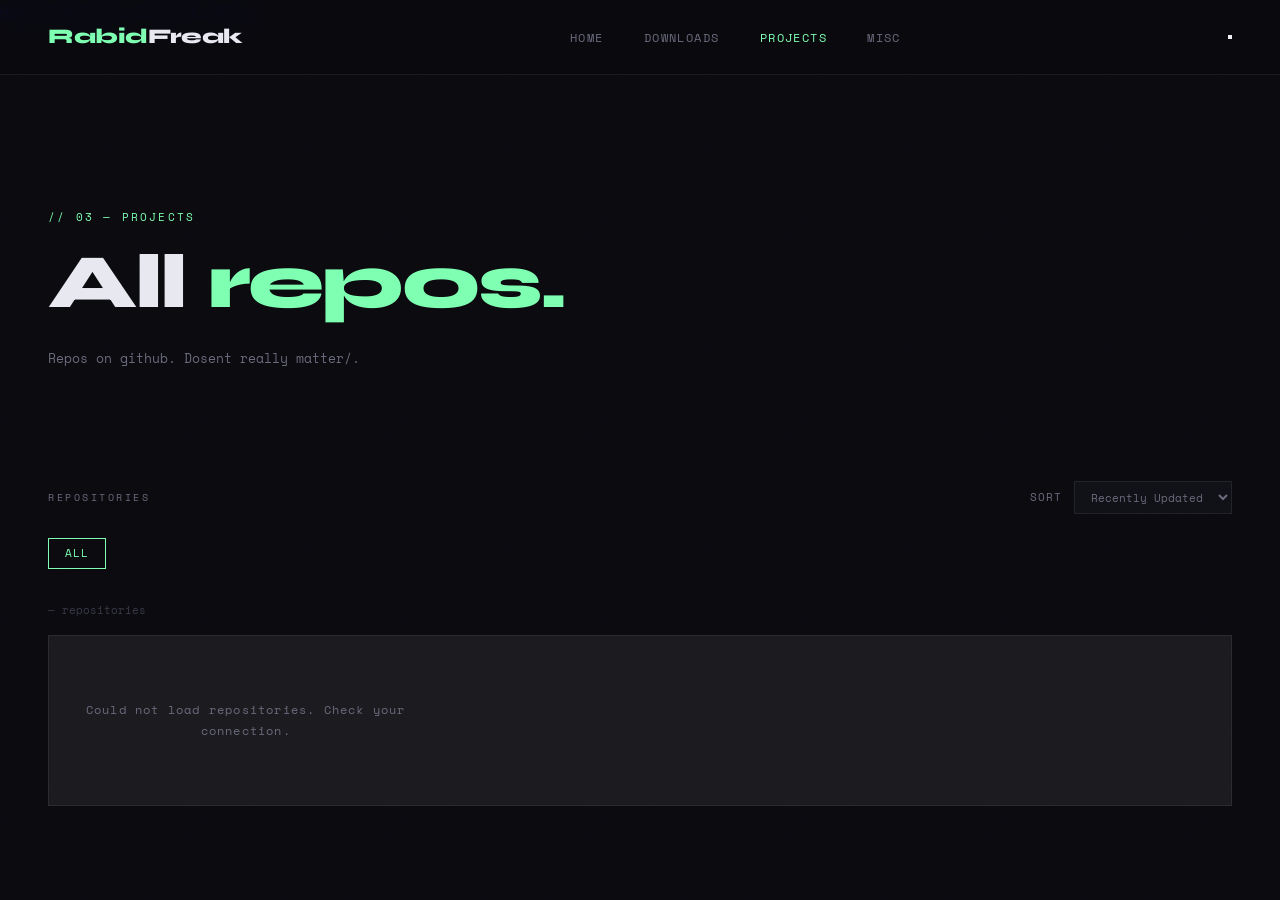
<file: projects.html>
<!DOCTYPE html>
<html lang="en">
<head>
  <meta charset="UTF-8">
  <meta name="viewport" content="width=device-width, initial-scale=1.0">
  <title>Projects — RabidFreak</title>
  <link rel="stylesheet" href="style.css">
</head>
<body>

<div class="mobile-menu" id="mobile-menu">
  <a href="index.html">Home</a>
  <a href="downloads.html">Downloads</a>
  <a href="projects.html" class="active">Projects</a>
  <a href="misc.html">Misc</a>
</div>

<nav>
  <a href="index.html" class="nav-logo">Rabid<span>Freak</span></a>
  <ul class="nav-links">
    <li><a href="index.html">Home</a></li>
    <li><a href="downloads.html">Downloads</a></li>
    <li><a href="projects.html" class="active">Projects</a></li>
    <li><a href="misc.html">Misc</a></li>
  </ul>
  <button class="hamburger" id="hamburger" aria-label="Menu"><span></span><span></span><span></span></button>
</nav>

<main>
  <div class="page-header reveal">
    <p class="eyebrow">// 03 — Projects</p>
    <h1>All <span class="hl">repos.</span></h1>
    <p>Repos on github. Dosent really matter/.</p>
  </div>

  <section>
    <div style="display:flex; align-items:center; justify-content:space-between; flex-wrap:wrap; gap:1rem; margin-bottom:1.5rem;">
      <div class="section-label" style="margin-bottom:0;">Repositories</div>
      <div style="display:flex; gap:0.75rem; align-items:center;">
        <label style="font-size:11px; color:var(--muted); letter-spacing:0.1em; text-transform:uppercase;">Sort</label>
        <select id="sort-select"
          style="background:var(--surface); border:1px solid var(--border); color:var(--muted);
                 font-family:var(--font-mono); font-size:11px; padding:0.4rem 0.75rem; cursor:pointer;">
          <option value="updated">Recently Updated</option>
          <option value="stars">Most Stars</option>
          <option value="name">A → Z</option>
          <option value="forks">Most Forks</option>
        </select>
      </div>
    </div>

    <div class="filter-bar" id="filter-bar">
      <button class="filter-btn active" data-lang="all">All</button>
    </div>

    <div style="margin-bottom:1rem; font-size:11px; color:var(--muted2);">
      <span id="repo-count">—</span> repositories
    </div>

    <div id="repo-grid" class="repo-grid">
      <div class="loading">Fetching repositories<span class="loading-dots"></span></div>
    </div>
  </section>
</main>


<script>
  const reveals = document.querySelectorAll('.reveal');
  const obs = new IntersectionObserver(entries => {
    entries.forEach(e => { if (e.isIntersecting) e.target.classList.add('visible'); });
  }, { threshold: 0.1 });
  reveals.forEach(r => obs.observe(r));

  const LANG_COLORS = {
    JavaScript: '#f7df1e', TypeScript: '#3178c6', Python: '#3572A5',
    HTML: '#e34c26', CSS: '#563d7c', Shell: '#89e051',
    C: '#555555', 'C++': '#f34b7d', 'C#': '#178600',
    Java: '#b07219', Go: '#00ADD8', Rust: '#dea584',
    Ruby: '#701516', PHP: '#4F5D95', Swift: '#F05138',
    Kotlin: '#A97BFF', Dart: '#00B4AB',
  };

  let allRepos = [];
  let activeFilter = 'all';

  function sortRepos(repos, by) {
    return [...repos].sort((a, b) => {
      if (by === 'stars') return b.stargazers_count - a.stargazers_count;
      if (by === 'name') return a.name.localeCompare(b.name);
      if (by === 'forks') return b.forks_count - a.forks_count;
      return new Date(b.updated_at) - new Date(a.updated_at);
    });
  }

  function renderRepos(repos) {
    const grid = document.getElementById('repo-grid');
    document.getElementById('repo-count').textContent = repos.length;

    if (!repos.length) {
      grid.innerHTML = '<div class="empty">No repositories match this filter.</div>';
      return;
    }

    grid.innerHTML = repos.map(repo => {
      const color = LANG_COLORS[repo.language] || 'var(--accent)';
      const updated = new Date(repo.updated_at).toLocaleDateString('en-GB', { day: 'numeric', month: 'short', year: 'numeric' });
      const desc = repo.description || 'No description provided.';
      return `
        <a href="${repo.html_url}" target="_blank" class="repo-card">
          <div class="repo-name">${repo.name}</div>
          <div class="repo-desc">${desc}</div>
          <div class="repo-footer">
            ${repo.language ? `<span class="repo-lang"><span class="lang-dot" style="background:${color}"></span>${repo.language}</span>` : ''}
            <span>★ ${repo.stargazers_count}</span>
            <span>⑂ ${repo.forks_count}</span>
            <span style="margin-left:auto;">${updated}</span>
          </div>
        </a>`;
    }).join('');
  }

  function applyFiltersAndSort() {
    const sortBy = document.getElementById('sort-select').value;
    const filtered = activeFilter === 'all'
      ? allRepos
      : allRepos.filter(r => r.language === activeFilter);
    renderRepos(sortRepos(filtered, sortBy));
  }

  function buildFilters(repos) {
    const langs = [...new Set(repos.map(r => r.language).filter(Boolean))].sort();
    const bar = document.getElementById('filter-bar');
    langs.forEach(lang => {
      const btn = document.createElement('button');
      btn.className = 'filter-btn';
      btn.dataset.lang = lang;
      btn.textContent = lang;
      bar.appendChild(btn);
    });

    bar.addEventListener('click', e => {
      if (!e.target.classList.contains('filter-btn')) return;
      document.querySelectorAll('.filter-btn').forEach(b => b.classList.remove('active'));
      e.target.classList.add('active');
      activeFilter = e.target.dataset.lang;
      applyFiltersAndSort();
    });
  }

  document.getElementById('sort-select').addEventListener('change', applyFiltersAndSort);

  async function loadProjects() {
    try {
      const res = await fetch('https://api.github.com/users/RabidFreak/repos?sort=updated&per_page=100');
      allRepos = (await res.json()).filter(r => r.name !== 'RabidFreak.github.io');

      if (!Array.isArray(allRepos) || !allRepos.length) {
        document.getElementById('repo-grid').innerHTML =
          '<div class="empty">No public repositories found.</div>';
        document.getElementById('repo-count').textContent = '0';
        return;
      }

      buildFilters(allRepos);
      applyFiltersAndSort();
    } catch (e) {
      document.getElementById('repo-grid').innerHTML =
        '<div class="empty">Could not load repositories. Check your connection.</div>';
    }
  }

  loadProjects();
</script>

<script>
  // Hamburger
  (function() {
    var hb = document.getElementById('hamburger');
    var mm = document.getElementById('mobile-menu');
    if (!hb || !mm) return;
    hb.addEventListener('click', function() {
      hb.classList.toggle('open');
      mm.classList.toggle('open');
    });
    mm.querySelectorAll('a').forEach(function(a) {
      a.addEventListener('click', function() {
        hb.classList.remove('open');
        mm.classList.remove('open');
      });
    });
  })();

  // Logo 5-tap easter egg
  (function() {
    var logo = document.querySelector('.nav-logo');
    if (!logo) return;
    var tc = 0, tt = null;
    logo.addEventListener('click', function(e) {
      e.preventDefault();
      tc++;
      if (tt) clearTimeout(tt);
      if (tc >= 5) { tc = 0; window.location.href = 'passcode.html'; return; }
      tt = setTimeout(function() { tc = 0; window.location.href = 'index.html'; }, 600);
    });
  })();
</script>

</body>
</html>
</file>
<file: style.css>
@import url('https://fonts.googleapis.com/css2?family=Space+Mono:ital,wght@0,400;0,700;1,400&family=Syne:wght@400;600;700;800&display=swap');

*, *::before, *::after { box-sizing: border-box; margin: 0; padding: 0; }

:root {
  --bg: #0a0a0f;
  --surface: #111118;
  --surface2: #18181f;
  --border: rgba(255,255,255,0.07);
  --border-hover: rgba(255,255,255,0.18);
  --accent: #7fffb2;
  --accent2: #5bffe4;
  --accent3: #ff6b6b;
  --text: #e8e8f0;
  --muted: #6b6b7e;
  --muted2: #3a3a48;
  --font-display: 'Syne', sans-serif;
  --font-mono: 'Space Mono', monospace;
}

html { scroll-behavior: smooth; }

body {
  background: var(--bg);
  color: var(--text);
  font-family: var(--font-mono);
  font-size: 14px;
  line-height: 1.7;
  min-height: 100vh;
  overflow-x: hidden;
}

/* Noise texture overlay */
body::before {
  content: '';
  position: fixed;
  inset: 0;
  background-image: url("data:image/svg+xml,%3Csvg viewBox='0 0 256 256' xmlns='http://www.w3.org/2000/svg'%3E%3Cfilter id='n'%3E%3CfeTurbulence type='fractalNoise' baseFrequency='0.9' numOctaves='4' stitchTiles='stitch'/%3E%3C/filter%3E%3Crect width='100%25' height='100%25' filter='url(%23n)' opacity='0.035'/%3E%3C/svg%3E");
  background-size: 200px 200px;
  pointer-events: none;
  z-index: 0;
  opacity: 0.5;
}

/* ===== NAV ===== */
nav {
  position: fixed;
  top: 0;
  left: 0;
  right: 0;
  z-index: 100;
  display: flex;
  align-items: center;
  justify-content: space-between;
  padding: 1.2rem 3rem;
  background: rgba(10,10,15,0.85);
  backdrop-filter: blur(12px);
  border-bottom: 1px solid var(--border);
}

.nav-logo {
  font-family: var(--font-display);
  font-weight: 800;
  font-size: 1.3rem;
  color: var(--accent);
  text-decoration: none;
  letter-spacing: -0.02em;
}

.nav-logo span { color: var(--text); }

.nav-links {
  display: flex;
  gap: 2.5rem;
  list-style: none;
}

.nav-links a {
  color: var(--muted);
  text-decoration: none;
  font-size: 12px;
  letter-spacing: 0.12em;
  text-transform: uppercase;
  transition: color 0.2s;
}

.nav-links a:hover,
.nav-links a.active { color: var(--accent); }

/* ===== MAIN WRAPPER ===== */
main {
  position: relative;
  z-index: 1;
  padding-top: 80px;
}

/* ===== PAGE HEADER ===== */
.page-header {
  padding: 5rem 3rem 3rem;
  max-width: 900px;
}

.page-header .eyebrow {
  font-size: 11px;
  letter-spacing: 0.2em;
  text-transform: uppercase;
  color: var(--accent);
  margin-bottom: 1rem;
}

.page-header h1 {
  font-family: var(--font-display);
  font-size: clamp(2.5rem, 6vw, 5rem);
  font-weight: 800;
  line-height: 1.05;
  letter-spacing: -0.03em;
  color: var(--text);
}

.page-header h1 .hl { color: var(--accent); }

.page-header p {
  margin-top: 1.5rem;
  color: var(--muted);
  font-size: 13px;
  max-width: 520px;
}

/* ===== SECTION ===== */
section {
  padding: 4rem 3rem;
}

.section-label {
  font-size: 10px;
  letter-spacing: 0.25em;
  text-transform: uppercase;
  color: var(--muted);
  margin-bottom: 2rem;
  display: flex;
  align-items: center;
  gap: 1rem;
}

.section-label::after {
  content: '';
  flex: 1;
  height: 1px;
  background: var(--border);
  max-width: 200px;
}

/* ===== CARDS ===== */
.card-grid {
  display: grid;
  grid-template-columns: repeat(auto-fill, minmax(280px, 1fr));
  gap: 1.5px;
  background: var(--border);
  border: 1px solid var(--border);
}

.card {
  background: var(--surface);
  padding: 2rem;
  text-decoration: none;
  color: var(--text);
  transition: background 0.2s;
  position: relative;
  overflow: hidden;
}

.card::before {
  content: '';
  position: absolute;
  top: 0; left: 0; right: 0;
  height: 2px;
  background: var(--accent);
  transform: scaleX(0);
  transform-origin: left;
  transition: transform 0.3s;
}

.card:hover { background: var(--surface2); }
.card:hover::before { transform: scaleX(1); }

.card-tag {
  font-size: 10px;
  letter-spacing: 0.15em;
  text-transform: uppercase;
  color: var(--accent);
  margin-bottom: 1rem;
}

.card h3 {
  font-family: var(--font-display);
  font-size: 1.2rem;
  font-weight: 700;
  letter-spacing: -0.01em;
  margin-bottom: 0.75rem;
  color: var(--text);
}

.card p {
  font-size: 12px;
  color: var(--muted);
  line-height: 1.6;
}

.card-meta {
  margin-top: 1.5rem;
  display: flex;
  gap: 1rem;
  font-size: 11px;
  color: var(--muted2);
}

.card-meta span { display: flex; align-items: center; gap: 0.3rem; }

/* ===== REPO CARDS ===== */
.repo-grid {
  display: grid;
  grid-template-columns: repeat(auto-fill, minmax(300px, 1fr));
  gap: 1px;
  background: var(--border);
  border: 1px solid var(--border);
}

.repo-card {
  background: var(--surface);
  padding: 1.75rem;
  text-decoration: none;
  color: inherit;
  display: flex;
  flex-direction: column;
  gap: 0.75rem;
  transition: background 0.2s;
  position: relative;
}

.repo-card:hover { background: var(--surface2); }

.repo-card::after {
  content: '↗';
  position: absolute;
  top: 1.75rem;
  right: 1.75rem;
  font-size: 14px;
  color: var(--muted2);
  transition: color 0.2s, transform 0.2s;
}

.repo-card:hover::after { color: var(--accent); transform: translate(2px, -2px); }

.repo-name {
  font-family: var(--font-display);
  font-weight: 700;
  font-size: 1rem;
  color: var(--text);
  padding-right: 2rem;
}

.repo-desc {
  font-size: 12px;
  color: var(--muted);
  line-height: 1.6;
  flex: 1;
}

.repo-footer {
  display: flex;
  gap: 1.2rem;
  font-size: 11px;
  color: var(--muted2);
  margin-top: 0.5rem;
}

.repo-lang {
  display: flex;
  align-items: center;
  gap: 0.4rem;
}

.lang-dot {
  width: 8px;
  height: 8px;
  border-radius: 50%;
  background: var(--accent);
}

/* ===== LOADING / EMPTY ===== */
.loading, .empty {
  padding: 4rem 2rem;
  text-align: center;
  color: var(--muted);
  font-size: 12px;
  letter-spacing: 0.1em;
}

.loading-dots::after {
  content: '...';
  animation: dots 1.2s steps(4, end) infinite;
}

@keyframes dots {
  0%, 25% { content: ''; }
  50% { content: '.'; }
  75% { content: '..'; }
  100% { content: '...'; }
}

/* ===== HERO (index) ===== */
.hero {
  min-height: calc(100vh - 80px);
  display: flex;
  flex-direction: column;
  justify-content: center;
  padding: 4rem 3rem;
  position: relative;
}

.hero-grid-bg {
  position: absolute;
  inset: 0;
  background-image:
    linear-gradient(var(--border) 1px, transparent 1px),
    linear-gradient(90deg, var(--border) 1px, transparent 1px);
  background-size: 60px 60px;
  mask-image: radial-gradient(ellipse 80% 80% at 50% 50%, black 40%, transparent 100%);
}

.hero-eyebrow {
  font-size: 11px;
  letter-spacing: 0.25em;
  text-transform: uppercase;
  color: var(--accent);
  margin-bottom: 2rem;
  position: relative;
}

.hero h1 {
  font-family: var(--font-display);
  font-size: clamp(3rem, 9vw, 8rem);
  font-weight: 800;
  line-height: 0.95;
  letter-spacing: -0.04em;
  color: var(--text);
  position: relative;
  max-width: 800px;
}

.hero h1 .big-accent { color: var(--accent); display: block; }

.hero-sub {
  margin-top: 2.5rem;
  color: var(--muted);
  font-size: 13px;
  max-width: 480px;
  position: relative;
  line-height: 1.8;
}

.hero-nav-cards {
  margin-top: 4rem;
  display: grid;
  grid-template-columns: repeat(3, 1fr);
  gap: 1px;
  background: var(--border);
  border: 1px solid var(--border);
  max-width: 700px;
  position: relative;
}

.hero-nav-card {
  background: var(--surface);
  padding: 1.75rem;
  text-decoration: none;
  color: var(--text);
  transition: background 0.2s;
  display: block;
}

.hero-nav-card:hover { background: var(--surface2); }

.hero-nav-card .num {
  font-size: 10px;
  color: var(--muted2);
  letter-spacing: 0.1em;
  margin-bottom: 1rem;
}

.hero-nav-card .title {
  font-family: var(--font-display);
  font-size: 1.1rem;
  font-weight: 700;
  color: var(--text);
  margin-bottom: 0.4rem;
}

.hero-nav-card .desc {
  font-size: 11px;
  color: var(--muted);
}

.hero-nav-card:hover .title { color: var(--accent); }

/* ===== DOWNLOADS ===== */
.downloads-grid {
  display: grid;
  grid-template-columns: repeat(2, 1fr);
  gap: 1px;
  background: var(--border);
  border: 1px solid var(--border);
  max-width: 700px;
}

.dl-card {
  background: var(--surface);
  padding: 2.5rem;
  text-decoration: none;
  color: var(--text);
  transition: background 0.2s;
  display: block;
}

.dl-card:hover { background: var(--surface2); }

.dl-card .dl-icon {
  font-family: var(--font-display);
  font-size: 3rem;
  font-weight: 800;
  color: var(--muted2);
  margin-bottom: 1.5rem;
  line-height: 1;
  transition: color 0.2s;
}

.dl-card:hover .dl-icon { color: var(--accent); }

.dl-card h3 {
  font-family: var(--font-display);
  font-size: 1.3rem;
  font-weight: 700;
  margin-bottom: 0.5rem;
  letter-spacing: -0.01em;
}

.dl-card p {
  font-size: 12px;
  color: var(--muted);
}

/* ===== GALLERY ===== */
.gallery-grid {
  display: grid;
  grid-template-columns: repeat(auto-fill, minmax(240px, 1fr));
  gap: 1px;
  background: var(--border);
  border: 1px solid var(--border);
}

.gallery-item {
  background: var(--surface);
  padding: 2.5rem 2rem;
  text-decoration: none;
  color: var(--text);
  transition: background 0.2s;
  display: flex;
  flex-direction: column;
  gap: 1rem;
  min-height: 180px;
  position: relative;
}

.gallery-item:hover { background: var(--surface2); }

.gallery-item .gi-type {
  font-size: 10px;
  letter-spacing: 0.2em;
  text-transform: uppercase;
  color: var(--accent2);
}

.gallery-item h3 {
  font-family: var(--font-display);
  font-size: 1.1rem;
  font-weight: 700;
  letter-spacing: -0.01em;
  flex: 1;
}

.gallery-item .gi-link {
  font-size: 11px;
  color: var(--muted);
  transition: color 0.2s;
}

.gallery-item:hover .gi-link { color: var(--accent); }

/* ===== FOOTER ===== */
footer {
  position: relative;
  z-index: 1;
  padding: 3rem;
  border-top: 1px solid var(--border);
  display: flex;
  justify-content: space-between;
  align-items: center;
  font-size: 11px;
  color: var(--muted2);
}

footer a {
  color: var(--muted);
  text-decoration: none;
  transition: color 0.2s;
}

footer a:hover { color: var(--accent); }

/* ===== FILTER BAR ===== */
.filter-bar {
  display: flex;
  gap: 0.75rem;
  flex-wrap: wrap;
  margin-bottom: 2rem;
}

.filter-btn {
  background: none;
  border: 1px solid var(--border);
  color: var(--muted);
  font-family: var(--font-mono);
  font-size: 11px;
  letter-spacing: 0.1em;
  text-transform: uppercase;
  padding: 0.4rem 1rem;
  cursor: pointer;
  transition: all 0.2s;
}

.filter-btn:hover { border-color: var(--border-hover); color: var(--text); }
.filter-btn.active { border-color: var(--accent); color: var(--accent); }

/* ===== SCROLL REVEAL ===== */
.reveal {
  opacity: 0;
  transform: translateY(20px);
  transition: opacity 0.5s ease, transform 0.5s ease;
}

.reveal.visible {
  opacity: 1;
  transform: translateY(0);
}

@media (max-width: 700px) {
  nav { padding: 1rem 1.5rem; }
  .nav-links { gap: 1.5rem; }
  section, .page-header, .hero { padding-left: 1.5rem; padding-right: 1.5rem; }
  .hero-nav-cards, .downloads-grid { grid-template-columns: 1fr; }
  footer { flex-direction: column; gap: 1rem; text-align: center; }
}
</file>
